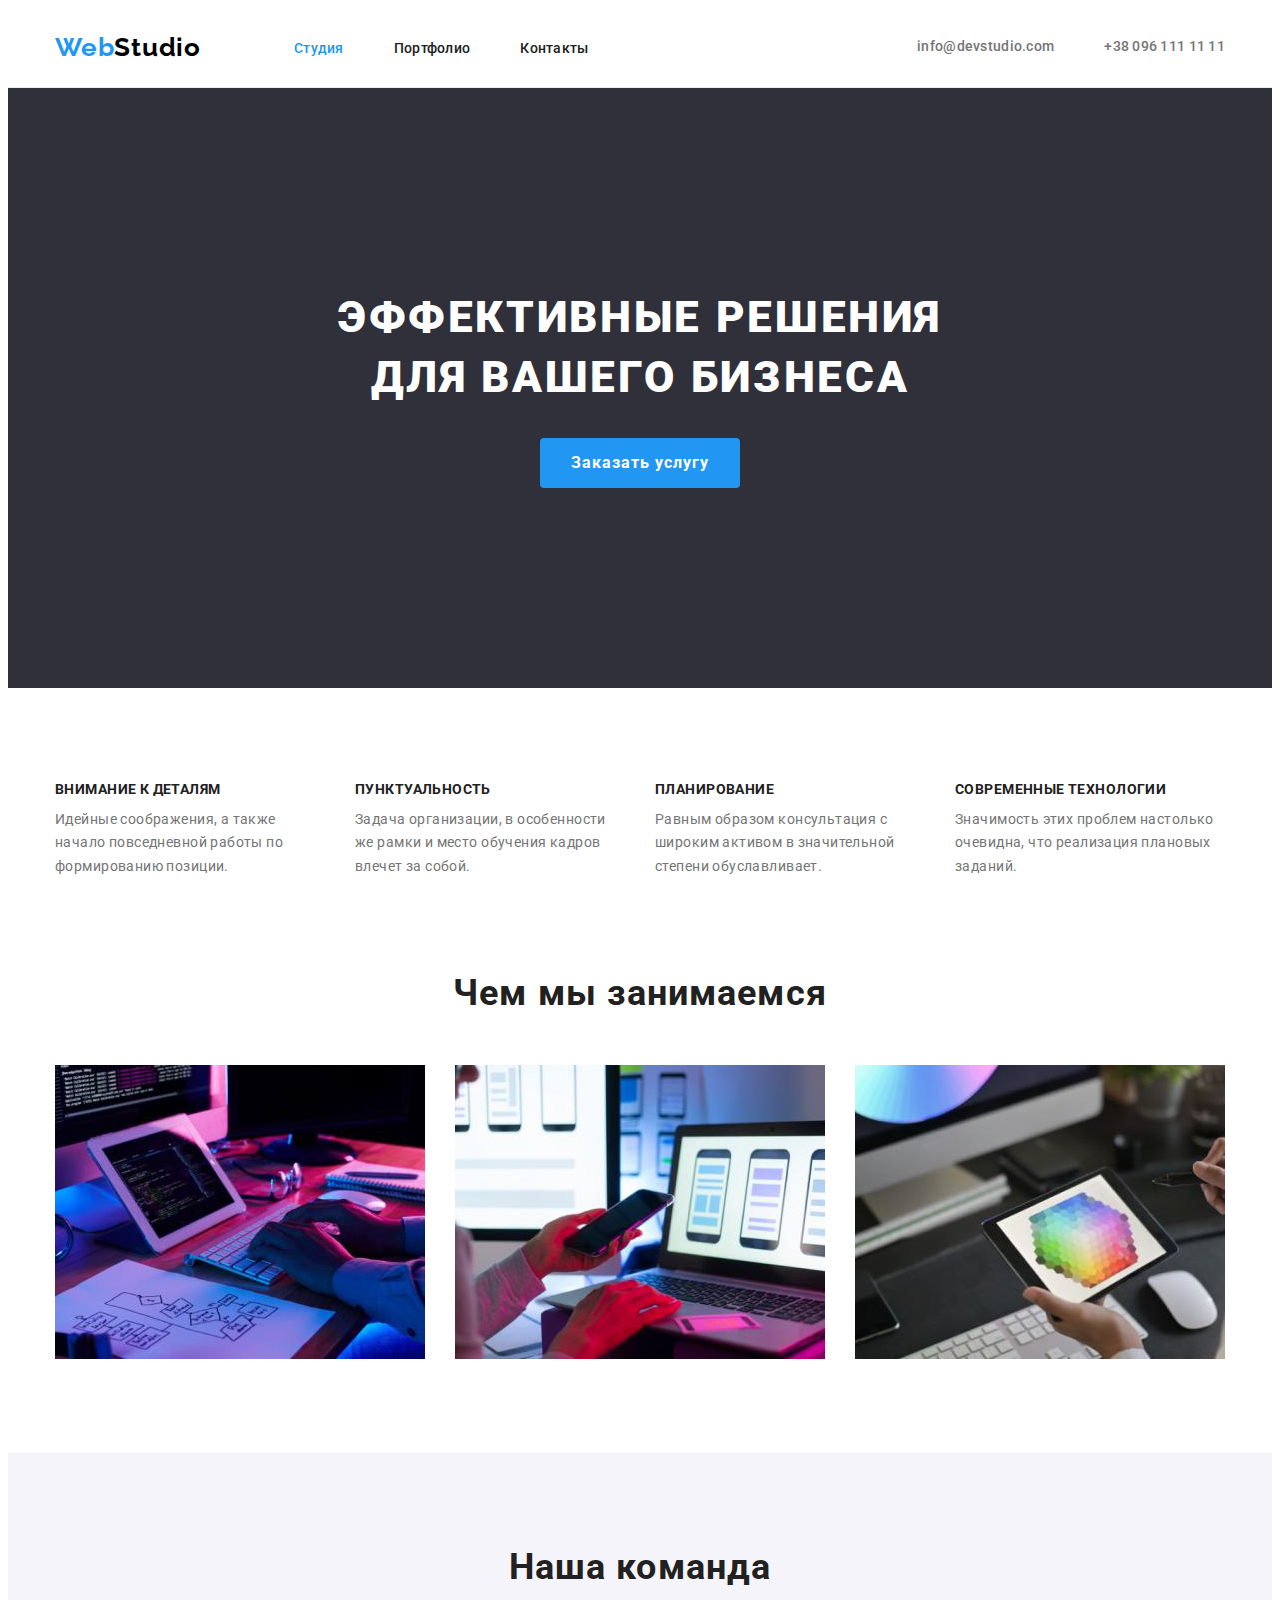
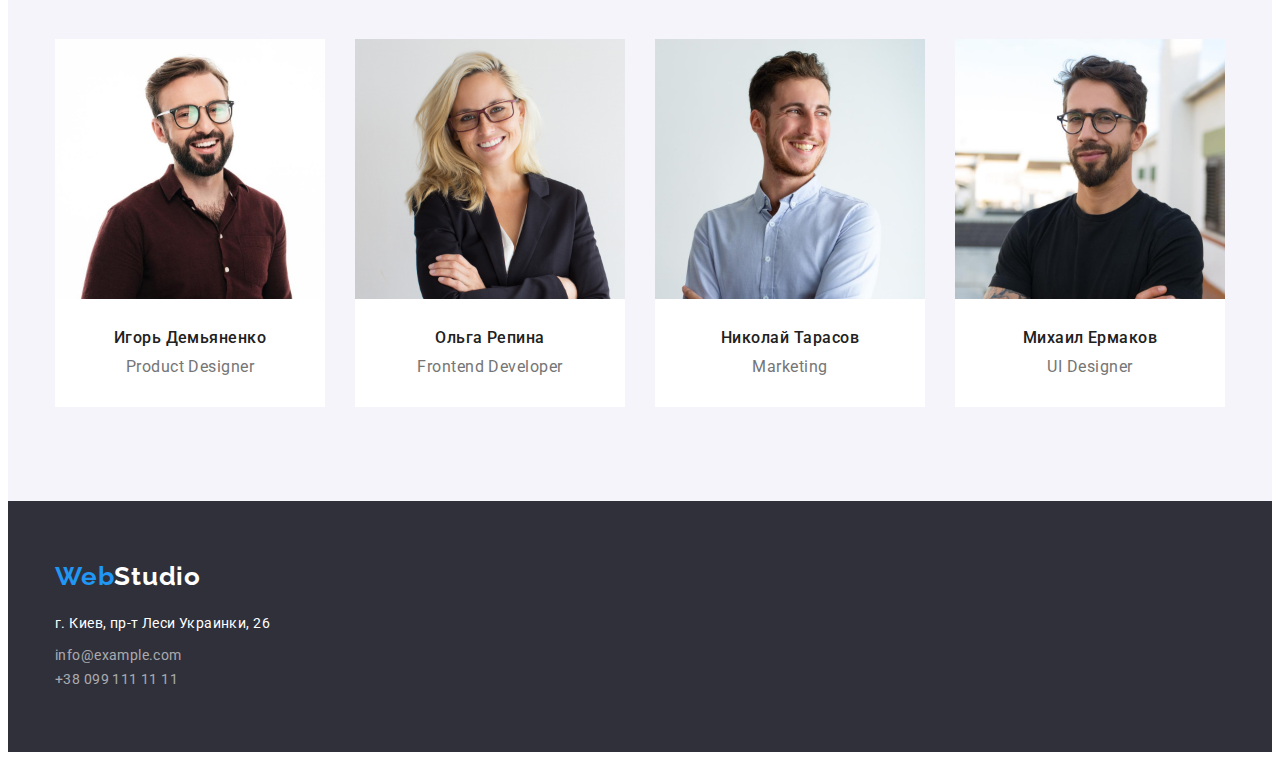
<file: index.html>
<!DOCTYPE html>
<html lang="ru">
  <head>
    <meta charset="UTF-8" />
    <meta http-equiv="X-UA-Compatible" content="IE=edge" />
    <meta name="viewport" content="width=device-width, initial-scale=1.0" />
    <title>Web Studio</title>
    <link rel="preconnect" href="https://fonts.googleapis.com" />
    <link rel="preconnect" href="https://fonts.gstatic.com" crossorigin />
    <link
      href="https://fonts.googleapis.com/css2?family=Raleway:wght@700&family=Roboto:wght@400;500;700;900&display=swap"
      rel="stylesheet"
    />
    <link
      rel="stylesheet"
      href="https://cdnjs.cloudflare.com/ajax/libs/modern-normalize/1.1.0/modern-normalize.min.css"
      integrity="sha512-wpPYUAdjBVSE4KJnH1VR1HeZfpl1ub8YT/NKx4PuQ5NmX2tKuGu6U/JRp5y+Y8XG2tV+wKQpNHVUX03MfMFn9Q=="
      crossorigin="anonymous"
      referrerpolicy="no-referrer"
    />
    <link rel="stylesheet" href="css/styles.css" />
  </head>
  <body>
    <header class="page-header">
      <div class="container container-flex">
        <a class="logo" href="#" lang="en"
          >Web<span class="studio">Studio</span></a
        >
        <nav class="site-nav">
          <ul class="list list-nav">
            <li class="item-nav"><a class="link current" href="">Студия</a></li>
            <li class="item-nav">
              <a class="link" href="./portfolio.html">Портфолио</a>
            </li>
            <li class="item-nav"><a class="link" href="">Контакты</a></li>
          </ul>
        </nav>
        <ul class="list-contacts">
          <li class="item-nav">
            <a class="link" href="mailto:info@devstudio.com"
              >info@devstudio.com
            </a>
          </li>
          <li class="item-nav">
            <a class="link" href="tel:+380961111111">+38 096 111 11 11</a>
          </li>
        </ul>
      </div>
    </header>
    <main>
      <!--Hero-->
      <section class="hero">
        <div class="container container-hero">
          <h1 class="hero-title">
            Эффективные решения <br />для вашего бизнеса
          </h1>
          <button type="button" class="btn primary">Заказать услугу</button>
        </div>
      </section>
      <!--Our Advantages-->
      <section class="section-advantages">
        <div class="container">
          <h2 class="section-title" hidden>Наши преимущества</h2>
          <ul class="list flex-container">
            <li class="flex-item">
              <h3 class="caption features">Внимание к деталям</h3>
              <p class="text description">
                Идейные соображения, а также начало повседневной работы по
                формированию позиции.
              </p>
            </li>
            <li class="flex-item">
              <h3 class="caption features">Пунктуальность</h3>
              <p class="text description">
                Задача организации, в особенности же рамки и место обучения
                кадров влечет за собой.
              </p>
            </li>
            <li class="flex-item">
              <h3 class="caption features">Планирование</h3>
              <p class="text description">
                Равным образом консультация с широким активом в значительной
                степени обуславливает.
              </p>
            </li>
            <li class="flex-item">
              <h3 class="caption features">Современные технологии</h3>
              <p class="text description">
                Значимость этих проблем настолько очевидна, что реализация
                плановых заданий.
              </p>
            </li>
          </ul>
        </div>
      </section>
      <section class="section occupation">
        <div class="container">
          <h2 class="section-title occupation">Чем мы занимаемся</h2>
          <ul class="list flex-container">
            <li>
              <img
                class="img"
                src="./images/laptop.jpg"
                alt="фото ноутбука"
                width="370"
              />
            </li>
            <li>
              <img
                class="img"
                src="./images/phone.jpg"
                alt="фото телефона"
                width="370"
              />
            </li>
            <li>
              <img
                class="img"
                src="./images/tablet.jpg"
                alt="фото планшета"
                width="370"
              />
            </li>
          </ul>
        </div>
      </section>
      <!--Our Team-->
      <section class="section team">
        <div class="container team">
          <h2 class="section-title team">Наша команда</h2>
          <ul class="list flex-container">
            <li class="item-team">
              <img
                class="img"
                src="./images/igor-photo.jpg"
                alt="фото игоря"
                width="270"
              />
              <h3 class="caption names">Игорь Демьяненко</h3>
              <p lang="en" class="text profession">Product Designer</p>
            </li>
            <li class="item-team">
              <img
                class="img"
                src="./images/olga-photo.jpg"
                alt="фото ольги"
                width="270"
              />
              <h3 class="caption names">Ольга Репина</h3>
              <p lang="en" class="text profession">Frontend Developer</p>
            </li>
            <li class="item-team">
              <img
                class="img"
                src="./images/nikolay-photo.jpg"
                alt="фото николая"
                width="270"
              />
              <h3 class="caption names">Николай Тарасов</h3>
              <p lang="en" class="text profession">Marketing</p>
            </li>
            <li class="item-team">
              <img
                class="img"
                src="./images/mihail-photo.jpg"
                alt="фото михаила"
                width="270"
              />
              <h3 class="caption names">Михаил Ермаков</h3>
              <p lang="en" class="text profession">UI Designer</p>
            </li>
          </ul>
        </div>
      </section>
    </main>
    <!--Footer-->
    <footer class="footer">
      <div class="container">
        <a class="logo" href="#" lang="en"
          >Web<span class="studio white">Studio</span></a
        >
        <address class="address">
          <ul class="list">
            <li class="map">
              <a
                class="address-map"
                href="https://goo.gl/maps/s5N9cVS9g4mrr3Q66"
              >
                г. Киев, пр-т Леси Украинки, 26</a
              >
            </li>
            <li>
              <a class="address-item" href="mailto:info@example.com"
                >info@example.com</a
              >
            </li>
            <li>
              <a class="address-item" href="tel:+380991111111"
                >+38 099 111 11 11</a
              >
            </li>
          </ul>
        </address>
      </div>
    </footer>
  </body>
</html>
</file>
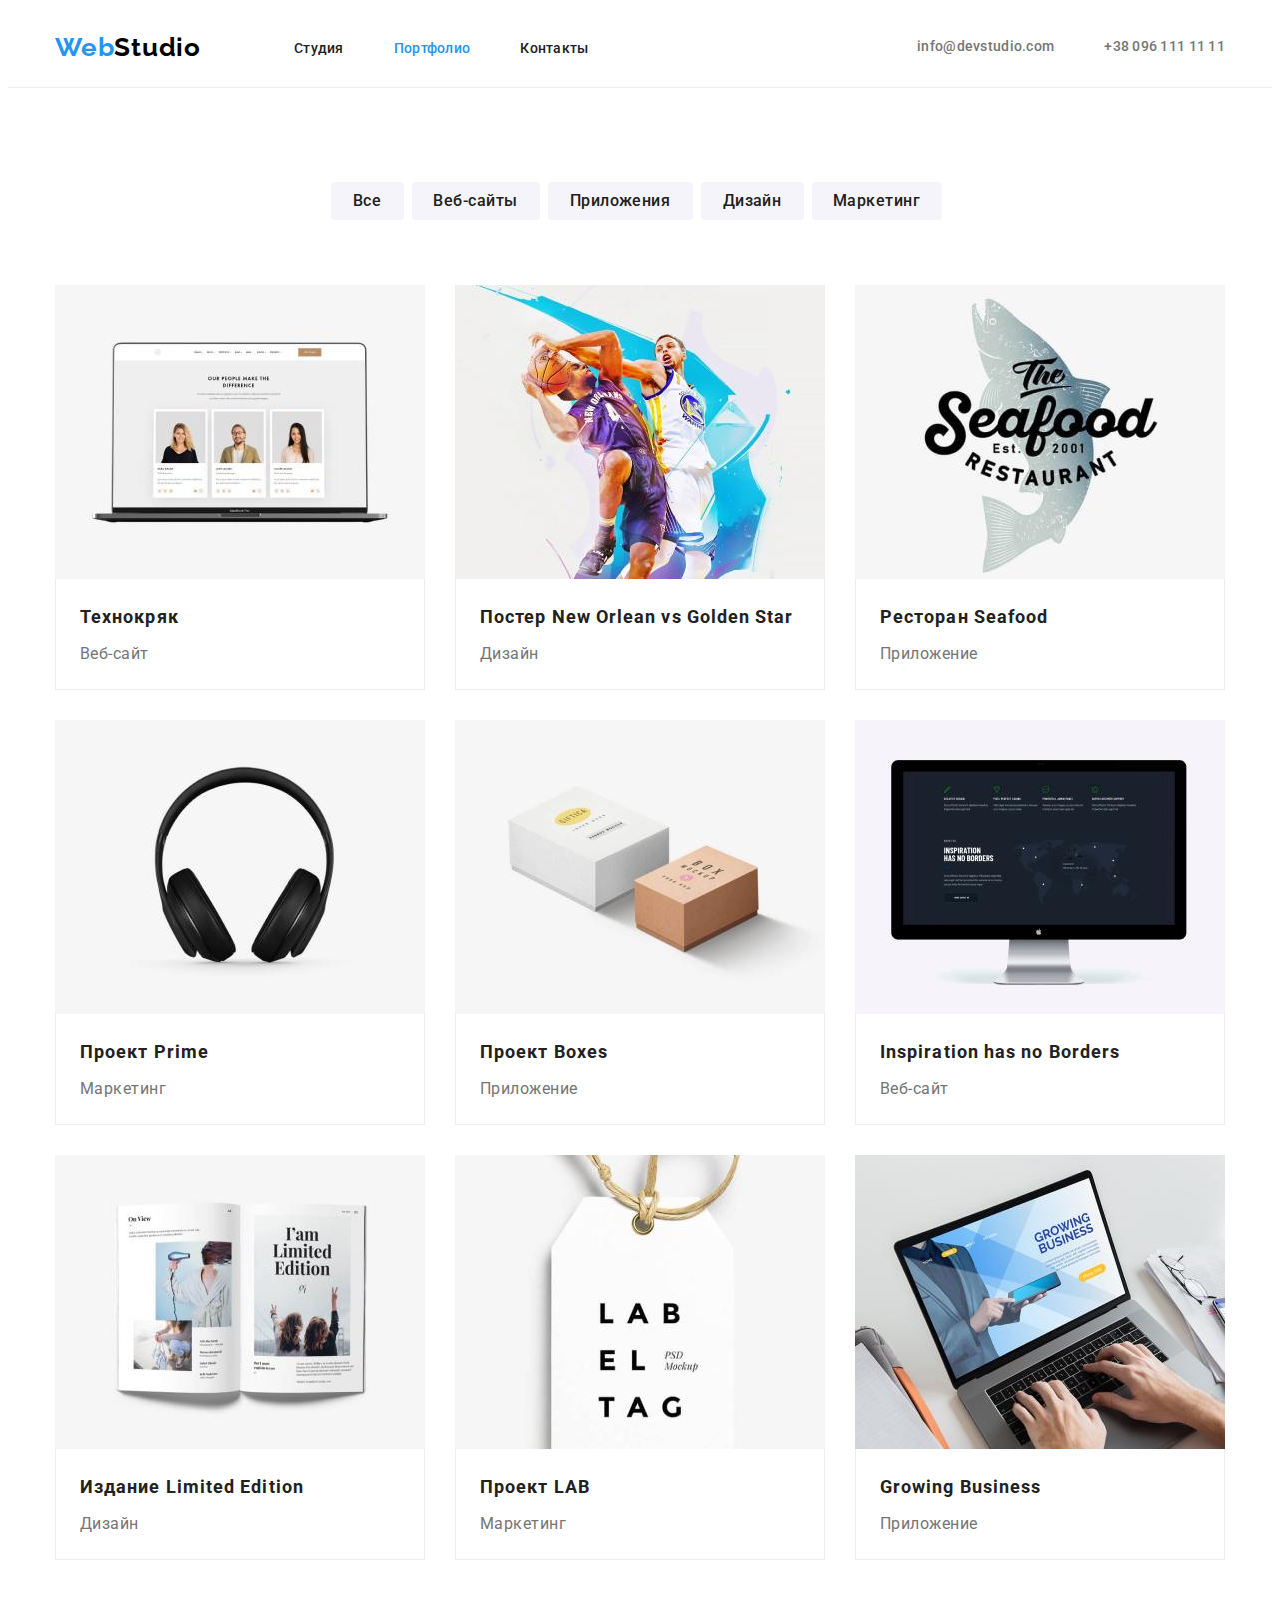
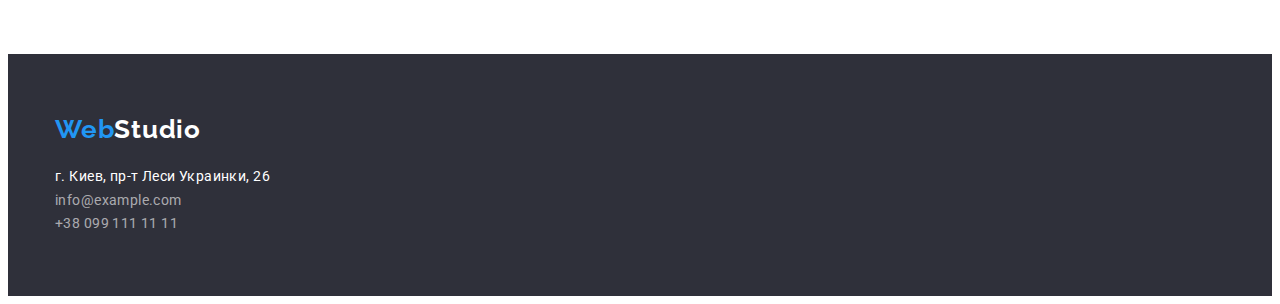
<file: portfolio.html>
<!DOCTYPE html>
<html lang="ru">
  <head>
    <meta charset="UTF-8" />
    <meta http-equiv="X-UA-Compatible" content="IE=edge" />
    <meta name="viewport" content="width=device-width, initial-scale=1.0" />
    <title>Web Studio</title>
    <link rel="preconnect" href="https://fonts.googleapis.com" />
    <link rel="preconnect" href="https://fonts.gstatic.com" crossorigin />
    <link
      href="https://fonts.googleapis.com/css2?family=Raleway:wght@700&family=Roboto:wght@400;500;700;900&display=swap"
      rel="stylesheet"
    />
    <link
      rel="stylesheet"
      href="https://cdnjs.cloudflare.com/ajax/libs/modern-normalize/1.1.0/modern-normalize.min.css"
      integrity="sha512-wpPYUAdjBVSE4KJnH1VR1HeZfpl1ub8YT/NKx4PuQ5NmX2tKuGu6U/JRp5y+Y8XG2tV+wKQpNHVUX03MfMFn9Q=="
      crossorigin="anonymous"
      referrerpolicy="no-referrer"
    />
    <link rel="stylesheet" href="css/styles.css" />
  </head>
  <body>
    <header class="page-header">
      <div class="container container-flex">
        <a class="logo" href="#" lang="en"
          >Web<span class="studio">Studio</span></a
        >
        <nav class="site-nav">
          <ul class="list list-nav">
            <li class="item-nav">
              <a class="link" href="./index.html">Студия</a>
            </li>
            <li class="item-nav">
              <a class="link current" href="">Портфолио</a>
            </li>
            <li class="item-nav"><a class="link" href="">Контакты</a></li>
          </ul>
        </nav>
        <ul class="list-contacts">
          <li class="item-nav">
            <a class="link" href="mailto:info@devstudio.com"
              >info@devstudio.com
            </a>
          </li>
          <li class="item-nav">
            <a class="link" href="tel:+380961111111">+38 096 111 11 11</a>
          </li>
        </ul>
      </div>
    </header>
    <main>
      <section class="section">
        <div class="section-portfolio container">
          <h2 hidden>Портфолио</h2>
          <div class="section-buttons">
            <ul class="list list-portfolio">
              <li>
                <button type="button" class="btn-secondary one">Все</button>
              </li>
              <li>
                <button type="button" class="btn-secondary two">
                  Веб-сайты
                </button>
              </li>
              <li>
                <button type="button" class="btn-secondary three">
                  Приложения
                </button>
              </li>
              <li>
                <button type="button" class="btn-secondary four">Дизайн</button>
              </li>
              <li>
                <button type="button" class="btn-secondary five">
                  Маркетинг
                </button>
              </li>
            </ul>
          </div>
          <div class="works">
            <ul class="list list-works">
              <li class="element">
                <a href="" class="portfolio">
                  <img
                    class="img"
                    src="./images/techno.jpg"
                    alt="фото вебсайта"
                    width="370"
                  />
                  <div class="grey-border">
                    <h3 class="projects">Технокряк</h3>
                    <p class="text">Веб-сайт</p>
                  </div>
                </a>
              </li>
              <li class="element">
                <a href="" class="portfolio">
                  <img
                    class="img"
                    src="./images/poster.jpg"
                    alt="постер"
                    width="370"
                  />
                  <div class="grey-border">
                    <h3 class="projects">Постер New Orlean vs Golden Star</h3>
                    <p class="text">Дизайн</p>
                  </div>
                </a>
              </li>
              <li class="element">
                <a href="" class="portfolio">
                  <img
                    class="img"
                    src="./images/seafood.jpg"
                    alt="эмблема ресторана"
                    width="370"
                  />
                  <div class="grey-border">
                    <h3 class="projects">Ресторан Seafood</h3>
                    <p class="text">Приложение</p>
                  </div>
                </a>
              </li>
              <li class="element">
                <a href="" class="portfolio">
                  <img
                    class="img"
                    src="./images/prime.jpg"
                    alt="фото наушников"
                    width="370"
                  />
                  <div class="grey-border">
                    <h3 class="projects">Проект Prime</h3>
                    <p class="text">Маркетинг</p>
                  </div>
                </a>
              </li>
              <li class="element">
                <a href="" class="portfolio">
                  <img
                    class="img"
                    src="./images/boxes.jpg"
                    alt="изображение коробок"
                    width="370"
                  />
                  <div class="grey-border">
                    <h3 class="projects">Проект Boxes</h3>
                    <p class="text">Приложение</p>
                  </div>
                </a>
              </li>
              <li class="element">
                <a href="" class="portfolio">
                  <img
                    class="img"
                    src="./images/noborders.jpg"
                    alt="изображение ноутбука"
                    width="370"
                  />
                  <div class="grey-border">
                    <h3 class="projects">Inspiration has no Borders</h3>
                    <p class="text">Веб-сайт</p>
                  </div>
                </a>
              </li>
              <li class="element">
                <a href="" class="portfolio">
                  <img
                    class="img"
                    src="./images/limited.jpg"
                    alt="буклет"
                    width="370"
                  />
                  <div class="grey-border">
                    <h3 class="projects">Издание Limited Edition</h3>
                    <p class="text">Дизайн</p>
                  </div>
                </a>
              </li>
              <li class="element">
                <a href="" class="portfolio">
                  <img
                    class="img"
                    src="./images/lab.jpg"
                    alt="бирка"
                    width="370"
                  />
                  <div class="grey-border">
                    <h3 class="projects">Проект LAB</h3>
                    <p class="text">Маркетинг</p>
                  </div>
                </a>
              </li>
              <li class="element">
                <a href="" class="portfolio">
                  <img
                    class="img"
                    src="./images/business.jpg"
                    alt="руки на клавиатуре ноутбука"
                    width="370"
                  />
                  <div class="grey-border">
                    <h3 class="projects">Growing Business</h3>
                    <p class="text">Приложение</p>
                  </div>
                </a>
              </li>
            </ul>
          </div>
        </div>
      </section>
    </main>
    <footer class="footer">
      <div class="container container-footer">
        <a class="logo" href="#" lang="en"
          >Web<span class="studio white">Studio</span></a
        >
        <address class="address">
          <ul class="list">
            <li>
              <a
                class="address-map"
                href="https://goo.gl/maps/s5N9cVS9g4mrr3Q66"
              >
                г. Киев, пр-т Леси Украинки, 26</a
              >
            </li>
            <li>
              <a class="address-item" href="mailto:info@example.com"
                >info@example.com</a
              >
            </li>
            <li>
              <a class="address-item" href="tel:+380991111111"
                >+38 099 111 11 11</a
              >
            </li>
          </ul>
        </address>
      </div>
    </footer>
  </body>
</html>
</file>
<file: css/styles.css>
:root {
  /*основной цвет текста*/
  --primary-text-color: #757575;
  /*вторичный цвет текста*/
  --secondary-text-color: #212121;
  /*цвет акцента*/
  --accent-color: #2196f3;
  /*белый цвет*/
  --white-color: #fff;

  /*черный цвет*/
  --black-color: #000;
  /*цвет hero-footer */
  --hero-footer-color: #2f303a;
  /*тень кнопки в портфолио box-shadow*/
  --box-shadow-color: 0px 3px 1px rgba(0, 0, 0, 0.1),
    0px 1px 2px rgba(0, 0, 0, 0.08), 0px 2px 2px rgba(0, 0, 0, 0.12);
  /*section team background*/
  --team-color: #f5f4fa;
  /*цвет текста  кнопки*/
  --button-text: #fff;
  /*цвет фона первой кнопик*/
  --first-button-background: #2196f3;
  /*цвет ховера первой кнопки*/
  --first-button-hover-background: #188ce8;
  /*цвет фона второй кнопки*/
  --second-button-background: #2196f3;
  /*цвет текста ховера второй кнопки*/
  --second-button-hover-text: #212121;
  /*цвет фона ховера второй кнопки*/
  --second-button-hover-background: #f5f4fa;
}

/* Указываем box-sizing */
*,
*::before,
*::after {
  box-sizing: border-box;
}

/* Убираем внутренние отступы */
ul {
  padding: 0;
}

/* Убираем внешние отступы */
h1,
h2,
h3,
h4,
h5,
h6,
p {
  margin: 0;
}
ul,
ol {
  margin: 0;
  padding-left: 0;
}

body {
  font-family: "Roboto", "Raleway", sans-serif;

  /*основной цвет фона*/
  color: var(--secondary-text-color);
}

/*li, links, buttons*/
.list {
  list-style: none;
  margin: 0;
  padding: 0;
}

.list .link {
  text-decoration: none;
  font-weight: 500;
  font-size: 14px;
  line-height: 1.14;
  letter-spacing: 0.02em;
  color: var(--secondary-text-color);
}
.list-contacts {
  font-weight: 500;
  font-size: 14px;
  line-height: 1.14;
  letter-spacing: 0.02em;
  list-style: none;
  margin-left: auto;
}
.list-contacts .link {
  color: var(--primary-text-color);
  text-decoration: none;
}

.list-contacts .link:hover,
.list-contacts .link:focus {
  color: var(--accent-color);
}

.link.current {
  color: var(--accent-color);
}

.list .link:hover,
.list .link:focus {
  color: var(--accent-color);
}

.btn.primary {
  width: 200px;
  height: 50px;
  font-family: inherit;
  font-weight: 700;
  font-size: 16px;
  line-height: 1.875;
  text-align: center;
  letter-spacing: 0.06em;
  color: var(--button-text);
  background-color: var(--first-button-background);
  border: 1px solid transparent;
  border-radius: 4px;
}

.btn.primary:hover,
.btn.primary:focus {
  cursor: pointer;
  color: var(--button-text);
  background-color: var(--first-button-hover-background);
}

.btn-secondary {
  height: 38px;
  margin-right: 8px;
  font-family: inherit;
  font-weight: 500;
  font-size: 16px;
  line-height: 26px;
  text-align: center;
  letter-spacing: 0.03em;
  color: var(--second-button-hover-text);
  background: var(--second-button-hover-background);
  border: 1px solid transparent;
  border-radius: 4px;
}
.btn-secondary:not(:last-child) {
  margin-right: 8px;
}

.btn-secondary:hover,
.btn-secondary:focus {
  color: var(--button-text);
  background-color: var(--second-button-background);
  cursor: pointer;
  box-shadow: var(--box-shadow-color);
}

.btn-secondary.one {
  width: 73px;
}

.btn-secondary.two {
  width: 128px;
}

.btn-secondary.three {
  width: 145px;
}

.btn-secondary.four {
  width: 103px;
}

.btn-secondary.five {
  width: 130px;
}

/*page-header*/
.page-header {
  background-color: #fff;
  border-bottom: 1px solid #ececec;
}

.site-nav.list {
  display: flex;
}

.list.list-nav {
  display: flex;
}

.item-nav {
  margin-right: 50px;
}

.item-nav:last-child {
  margin-right: 0;
}

/*параметры контейнера*/
.container {
  width: 1200px;
  margin: 0 auto;
  padding-left: 15px;
  padding-right: 15px;
  /*outline: 1px solid #000;*/
}
/*флекс контейнер*/
.container-flex {
  display: flex;
  align-items: center;
  padding-top: 24px;
  padding-bottom: 24px;
  padding-left: 15px;
  padding-right: 15px;
}

.flex-container {
  display: flex;
  align-items: center;
}

.list-contacts {
  display: flex;
}

/*header*/
.logo {
  font-family: "Raleway";
  font-style: normal;
  font-weight: 700;
  font-size: 26px;
  line-height: 1.19;
  letter-spacing: 0.03em;
  color: var(--accent-color);
  text-decoration: none;
  margin-right: 93px;
}

.studio {
  color: var(--black-color);
}

.studio.white {
  color: var(--white-color);
}

.logo:hover,
.logo:focus {
  color: var(--accent-color);
}

/*section Hero*/
.hero {
  background-color: var(--hero-footer-color);
  padding-top: 200px;
  padding-bottom: 200px;
}

.container-hero {
  /* outline: 1px tomato solid;*/
  text-align: center;
}
.hero-title {
  margin-bottom: 30px;
  margin-top: 0;
  font-weight: 900;
  font-size: 44px;
  line-height: 1.36;
  text-align: center;
  letter-spacing: 0.06em;
  text-transform: uppercase;
  color: var(--white-color);
}

/*section "our advantages"*/
.section {
  padding-top: 94px;
  padding-bottom: 94px;
}

.section-advantages {
  padding-top: 94px;
}
.flex-item {
  width: 270px;
  margin-right: 30px;
  /* outline: 1px solid black;*/
}

.flex-item:last-child {
  margin-right: 0px;
}

/*section "What are we doing*/
.section.occupation {
  padding-bottom: 94px;
  /*outline: 1px solid tomato;*/
}
.section-title.occupation {
  margin-bottom: 50px;
  text-align: center;
}

/*section "Our Team*/
.section-title.team {
  margin-bottom: 50px;
}

.team {
  background-color: var(--team-color);
}
.item-team {
  width: 270px;
  margin-right: 30px;
  background-color: #fff;
  padding-bottom: 30px;
}

.caption.names {
  margin-top: 30px;
}

.text.profession {
  margin-top: 10px;
}

/*section-title (h2)*/
.section-title {
  font-weight: 700;
  font-size: 36px;
  line-height: 1.16;
  text-align: center;
  letter-spacing: 0.03em;
}

/*images*/
.img {
  margin-right: 30px;
  display: block;
}

/*.caption (h3)*/
.caption.features {
  font-weight: 700;
  font-size: 14px;
  line-height: 1.14;
  letter-spacing: 0.03em;
  text-transform: uppercase;
  margin-bottom: 10px;
}

.caption.names {
  font-weight: 500;
  font-size: 16px;
  line-height: 1.18;
  text-align: center;
  letter-spacing: 0.03em;
}

.caption.projects {
  font-weight: 700;
  font-size: 18px;
  line-height: 2;
  letter-spacing: 0.06em;
}

/*text(p)*/

.text {
  letter-spacing: 0.03em;
  color: var(--primary-text-color);
}

.text.description {
  font-size: 14px;
  line-height: 1.71;
}

.text.profession {
  font-size: 16px;
  line-height: 1.18;
  text-align: center;
}

.text.definition {
  font-size: 16px;
  line-height: 1.87;
}

/*footer*/

.footer {
  background-color: var(--hero-footer-color);
  padding-left: 15px;
  padding-right: 15px;
  padding-top: 60px;
  padding-bottom: 60px;
}

.address {
  margin-top: 20px;
}

.map {
  margin-bottom: 9px;
}

.address-map {
  font-style: normal;
  font-size: 14px;
  line-height: 1.71;
  letter-spacing: 0.03em;
  text-decoration: none;
  color: var(--white-color);
}

.address-item {
  font-style: normal;
  font-size: 14px;
  line-height: 1.71;
  letter-spacing: 0.03em;
  text-decoration: none;
  color: rgba(255, 255, 255, 0.6);
}

.address-map:hover,
.address-map:focus {
  color: var(--accent-color);
}

.address-item:hover,
.address-item:focus {
  color: var(--accent-color);
}

/*second page links "Portfolio"*/
.portfolio {
  display: inline-block;
  text-decoration: none;
  width: 370px;
}

.portfolio .projects {
  font-weight: 700;
  font-size: 18px;
  line-height: 2;
  letter-spacing: 0.06em;
  color: var(--secondary-text-color);
}

.portfolio .text {
  line-height: 1.87;
  margin-top: 4px;
  /*text-decoration: none;*/
}

.list-portfolio {
  display: flex;
  justify-content: center;
  margin-bottom: 50px;
}

.list-works {
  display: flex;
  flex-wrap: wrap;
}

.works {
  margin-left: auto;
  margin-right: auto;
}

.element {
  width: 370px;
  margin: 15px;
}

.element:nth-child(3n) {
  margin-right: 0px;
}

.element:nth-child(3n + 1) {
  margin-left: 0px;
}
.element:nth-last-child(-n + 3) {
  margin-bottom: 0px;
}

.grey-border {
  padding-top: 20px;
  padding-bottom: 20px;
  padding-left: 24px;
  padding-right: 24px;
  border: 1px solid #eeeeee;
  border-top: none;
}
</file>
